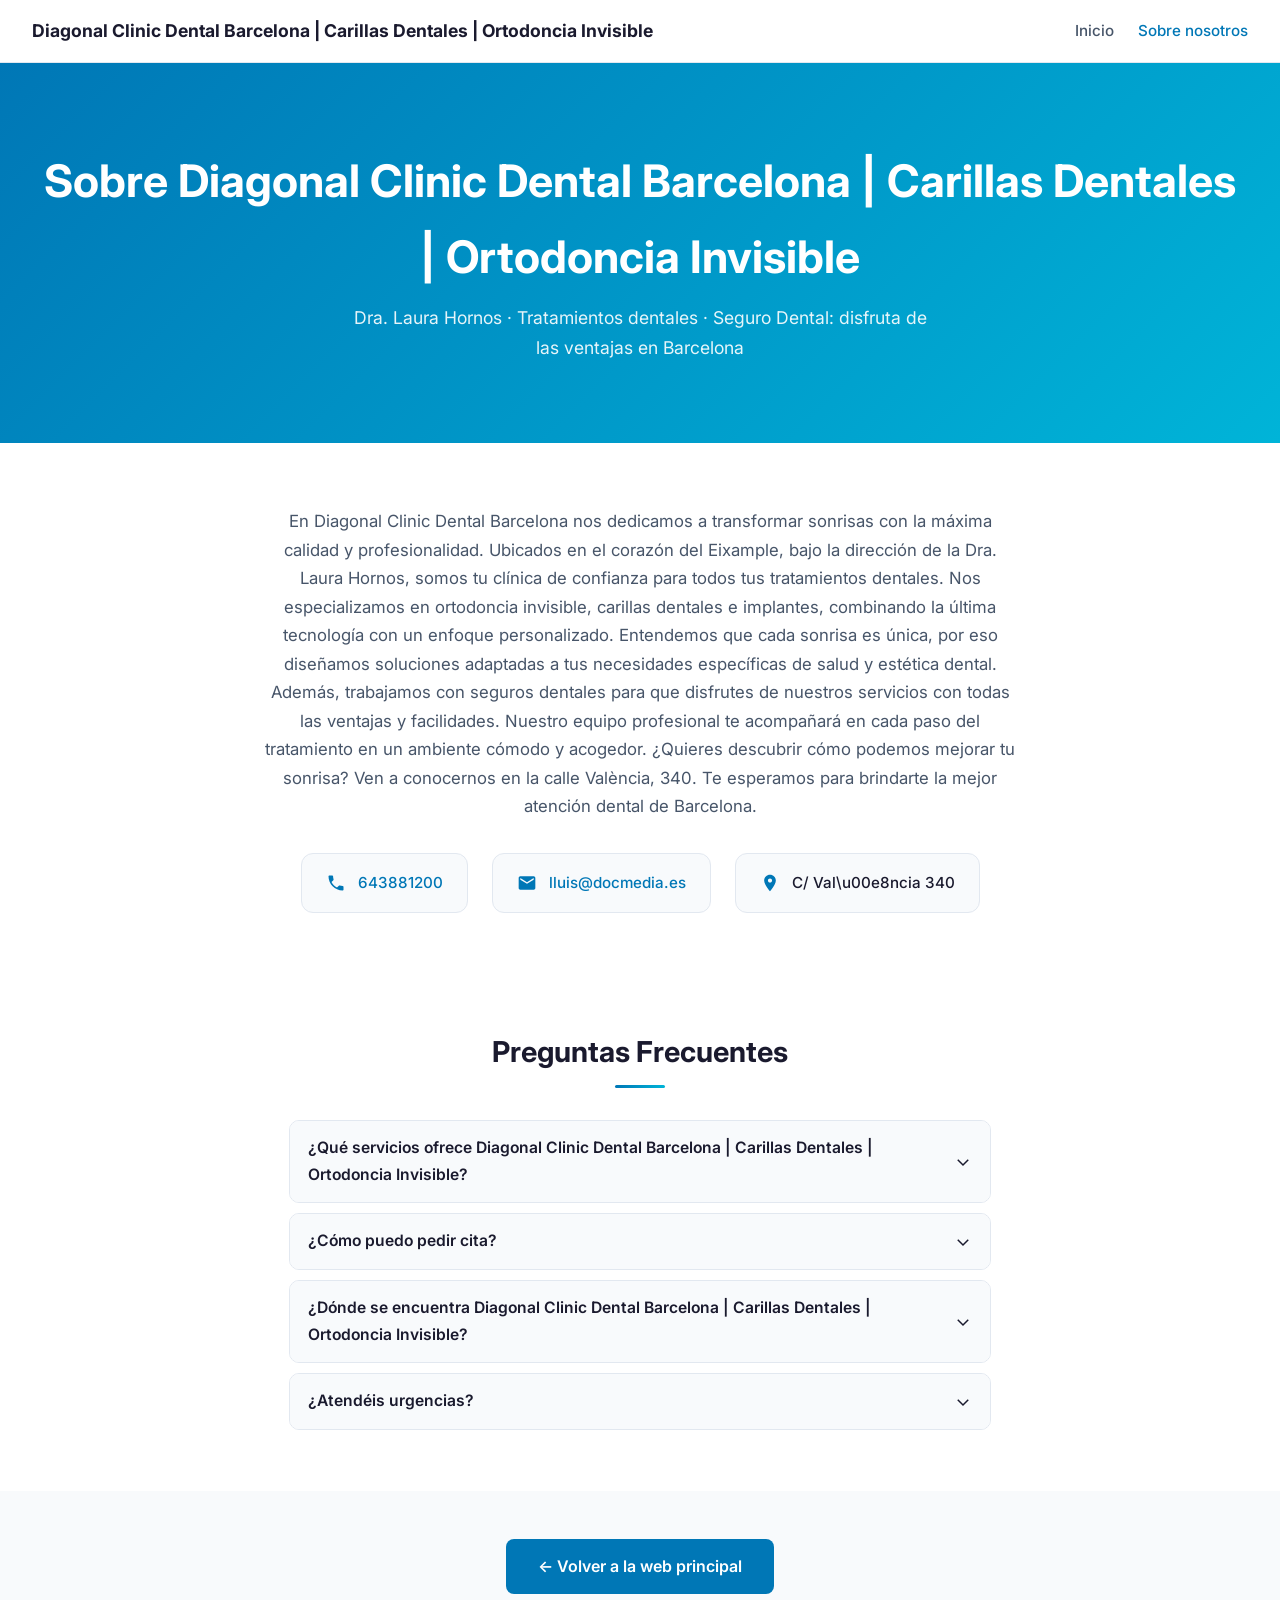
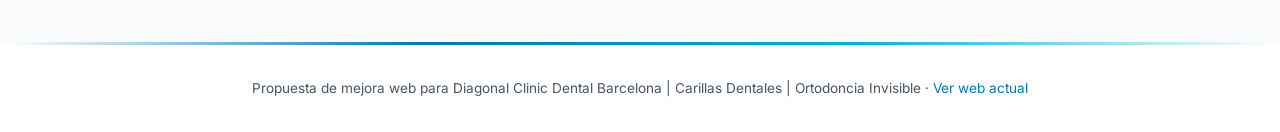
<file: nosotros.html>
<!DOCTYPE html>
<html lang="es">
<head>
<meta charset="UTF-8">
<meta name="viewport" content="width=device-width,initial-scale=1.0">
<title>Sobre Diagonal Clinic Dental Barcelona | Carillas Dentales | Ortodoncia Invisible | Barcelona</title>
<meta name="description" content="Conoce a Diagonal Clinic Dental Barcelona | Carillas Dentales | Ortodoncia Invisible en Barcelona. Dra. Laura Hornos, Tratamientos dentales.">
<meta property="og:title" content="Sobre Diagonal Clinic Dental Barcelona | Carillas Dentales | Ortodoncia Invisible">
<meta property="og:type" content="website">
<meta property="og:locale" content="es_ES">
<meta name="robots" content="noindex,nofollow">
<link rel="preconnect" href="https://fonts.bunny.net" crossorigin>
<link href="https://fonts.bunny.net/css?family=inter:400,500,600,700&display=swap" rel="stylesheet">
<style>
*{margin:0;padding:0;box-sizing:border-box}
:root{--primary:#0077B6;--accent:#00B4D8;--text:#1a1a2e;--muted:#475569;--bg:#ffffff;--surface:#f8fafc;--border:#e2e8f0}
body{font-family:'Inter',system-ui,-apple-system,sans-serif;color:var(--text);line-height:1.7;background:var(--bg);-webkit-font-smoothing:antialiased}
a{color:var(--primary);text-decoration:none}
a:hover{text-decoration:underline}

/* NAV */
.kn-nav{background:var(--bg);border-bottom:1px solid var(--border);padding:1rem 2rem;display:flex;align-items:center;justify-content:space-between;position:sticky;top:0;z-index:100;backdrop-filter:blur(12px);background:rgba(255,255,255,0.9)}
.kn-nav-brand{font-weight:700;font-size:1.1rem;color:var(--text)}
.kn-nav-links{display:flex;gap:1.5rem;font-size:0.95rem}
.kn-nav-links a{color:var(--muted);font-weight:500;transition:color 0.2s}
.kn-nav-links a:hover,.kn-nav-links a.active{color:var(--primary);text-decoration:none}

/* HERO */
.kn-hero{background:linear-gradient(135deg,var(--primary),var(--accent));color:#fff;padding:clamp(3rem,8vw,5rem) 2rem;text-align:center}
.kn-hero h1{font-size:clamp(1.8rem,4vw,2.8rem);font-weight:700;margin-bottom:0.5rem}
.kn-hero p{font-size:1.1rem;opacity:0.9;max-width:600px;margin:0 auto}

/* ABOUT */
.kn-about{max-width:800px;margin:0 auto;padding:clamp(2.5rem,5vw,4rem) 1.5rem}
.kn-about p{font-size:1.05rem;color:var(--muted);text-align:center;margin-bottom:2rem}
.kn-contact-cards{display:flex;flex-wrap:wrap;justify-content:center;gap:1.5rem;margin-top:2rem}
.kn-card{display:flex;align-items:center;gap:0.75rem;padding:1rem 1.5rem;border:1px solid var(--border);border-radius:12px;background:var(--surface);transition:border-color 0.3s,box-shadow 0.3s}
.kn-card:hover{border-color:var(--primary);box-shadow:0 4px 12px rgba(0,0,0,0.06)}
.kn-card svg{flex-shrink:0;color:var(--primary)}
.kn-card span,.kn-card a{font-size:0.95rem;font-weight:500}

/* FAQ */
.kn-faq{max-width:750px;margin:0 auto;padding:clamp(2rem,4vw,3.5rem) 1.5rem}
.kn-faq h2{text-align:center;font-size:clamp(1.4rem,3vw,1.8rem);margin-bottom:0.5rem}
.kn-faq .sub{text-align:center;display:block;width:50px;height:3px;background:linear-gradient(90deg,var(--primary),var(--accent));margin:0 auto 2rem;border-radius:2px}
details{margin-bottom:10px;border:1px solid var(--border);border-radius:10px;overflow:hidden;transition:border-color 0.3s}
details[open]{border-color:var(--primary)}
summary{padding:14px 18px;cursor:pointer;font-weight:600;font-size:0.98rem;background:var(--surface);display:flex;justify-content:space-between;align-items:center;list-style:none;transition:background 0.2s}
summary:hover{background:#f1f5f9}
summary::-webkit-details-marker{display:none}
summary::marker{display:none}
summary svg{transition:transform 0.3s;flex-shrink:0;margin-left:12px}
details[open] summary svg{transform:rotate(180deg)}
.faq-answer{padding:0 18px 14px;color:var(--muted);font-size:0.95rem}

/* CTA */
.kn-cta{text-align:center;padding:clamp(2rem,4vw,3rem) 1.5rem;background:var(--surface)}
.kn-cta a{display:inline-block;padding:14px 32px;background:var(--primary);color:#fff;border-radius:8px;font-weight:600;font-size:1rem;transition:transform 0.2s,box-shadow 0.2s;text-decoration:none}
.kn-cta a:hover{transform:translateY(-2px);box-shadow:0 6px 20px rgba(0,0,0,0.15)}

/* FOOTER */
.kn-footer{text-align:center;padding:2rem;font-size:0.85rem;color:var(--muted);border-top:3px solid;border-image:linear-gradient(90deg,transparent,var(--primary),var(--accent),transparent) 1}

@media(max-width:600px){
  .kn-nav{padding:0.75rem 1rem}
  .kn-contact-cards{flex-direction:column;align-items:stretch}
}
</style>
</head>
<body>
<nav class="kn-nav">
  <span class="kn-nav-brand">Diagonal Clinic Dental Barcelona | Carillas Dentales | Ortodoncia Invisible</span>
  <div class="kn-nav-links">
    <a href="index.html">Inicio</a>
    <a href="nosotros.html" class="active">Sobre nosotros</a>
  </div>
</nav>

<div class="kn-hero">
  <h1>Sobre Diagonal Clinic Dental Barcelona | Carillas Dentales | Ortodoncia Invisible</h1>
  <p>Dra. Laura Hornos · Tratamientos dentales · Seguro Dental: disfruta de las ventajas en Barcelona</p>
</div>

<section class="kn-about">
  <p>En Diagonal Clinic Dental Barcelona nos dedicamos a transformar sonrisas con la máxima calidad y profesionalidad. Ubicados en el corazón del Eixample, bajo la dirección de la Dra. Laura Hornos, somos tu clínica de confianza para todos tus tratamientos dentales.

Nos especializamos en ortodoncia invisible, carillas dentales e implantes, combinando la última tecnología con un enfoque personalizado. Entendemos que cada sonrisa es única, por eso diseñamos soluciones adaptadas a tus necesidades específicas de salud y estética dental.

Además, trabajamos con seguros dentales para que disfrutes de nuestros servicios con todas las ventajas y facilidades. Nuestro equipo profesional te acompañará en cada paso del tratamiento en un ambiente cómodo y acogedor.

¿Quieres descubrir cómo podemos mejorar tu sonrisa? Ven a conocernos en la calle València, 340. Te esperamos para brindarte la mejor atención dental de Barcelona.</p>
  <div class="kn-contact-cards">
    <div class="kn-card"><svg width="20" height="20" fill="currentColor" viewBox="0 0 24 24"><path d="M6.62 10.79c1.44 2.83 3.76 5.14 6.59 6.59l2.2-2.2c.27-.27.67-.36 1.02-.24 1.12.37 2.33.57 3.57.57.55 0 1 .45 1 1V20c0 .55-.45 1-1 1-9.39 0-17-7.61-17-17 0-.55.45-1 1-1h3.5c.55 0 1 .45 1 1 0 1.25.2 2.45.57 3.57.11.35.03.74-.25 1.02l-2.2 2.2z"/></svg><a href="tel:643881200">643881200</a></div>
    <div class="kn-card"><svg width="20" height="20" fill="currentColor" viewBox="0 0 24 24"><path d="M20 4H4c-1.1 0-1.99.9-1.99 2L2 18c0 1.1.9 2 2 2h16c1.1 0 2-.9 2-2V6c0-1.1-.9-2-2-2zm0 4l-8 5-8-5V6l8 5 8-5v2z"/></svg><a href="mailto:lluis@docmedia.es">lluis@docmedia.es</a></div>
    <div class="kn-card"><svg width="20" height="20" fill="currentColor" viewBox="0 0 24 24"><path d="M12 2C8.13 2 5 5.13 5 9c0 5.25 7 13 7 13s7-7.75 7-13c0-3.87-3.13-7-7-7zm0 9.5c-1.38 0-2.5-1.12-2.5-2.5s1.12-2.5 2.5-2.5 2.5 1.12 2.5 2.5-1.12 2.5-2.5 2.5z"/></svg><span>C/ Val\u00e8ncia 340</span></div>
  </div>
</section>

<section class="kn-faq">
  <h2>Preguntas Frecuentes</h2>
  <span class="sub"></span>
  
      <details>
        <summary>¿Qué servicios ofrece Diagonal Clinic Dental Barcelona | Carillas Dentales | Ortodoncia Invisible?<svg width="18" height="18" fill="none" stroke="currentColor" stroke-width="2" viewBox="0 0 24 24"><path d="M19 9l-7 7-7-7"/></svg></summary>
        <div class="faq-answer">Diagonal Clinic Dental Barcelona | Carillas Dentales | Ortodoncia Invisible ofrece una amplia gama de servicios de salud en Barcelona, incluyendo dra. laura hornos, tratamientos dentales, seguro dental: disfruta de las ventajas. Nuestro equipo proporciona atención personalizada y de calidad.</div>
      </details>
      <details>
        <summary>¿Cómo puedo pedir cita?<svg width="18" height="18" fill="none" stroke="currentColor" stroke-width="2" viewBox="0 0 24 24"><path d="M19 9l-7 7-7-7"/></svg></summary>
        <div class="faq-answer">Puedes pedir cita en Diagonal Clinic Dental Barcelona | Carillas Dentales | Ortodoncia Invisible llamando al 643881200 o en lluis@docmedia.es. Visita nuestra web para más información.</div>
      </details>
      <details>
        <summary>¿Dónde se encuentra Diagonal Clinic Dental Barcelona | Carillas Dentales | Ortodoncia Invisible?<svg width="18" height="18" fill="none" stroke="currentColor" stroke-width="2" viewBox="0 0 24 24"><path d="M19 9l-7 7-7-7"/></svg></summary>
        <div class="faq-answer">Diagonal Clinic Dental Barcelona | Carillas Dentales | Ortodoncia Invisible está en C/ Val\u00e8ncia 340, Barcelona. Ofrecemos un entorno profesional y acogedor.</div>
      </details>
      <details>
        <summary>¿Atendéis urgencias?<svg width="18" height="18" fill="none" stroke="currentColor" stroke-width="2" viewBox="0 0 24 24"><path d="M19 9l-7 7-7-7"/></svg></summary>
        <div class="faq-answer">Para urgencias y disponibilidad, contacta directamente con Diagonal Clinic Dental Barcelona | Carillas Dentales | Ortodoncia Invisible llamando al 643881200.</div>
      </details>
</section>

<div class="kn-cta">
  <a href="index.html">← Volver a la web principal</a>
</div>

<footer class="kn-footer">
  <p>Propuesta de mejora web para Diagonal Clinic Dental Barcelona | Carillas Dentales | Ortodoncia Invisible · <a href="https://diagonalclinicdental.com" target="_blank" rel="noopener">Ver web actual</a></p>
</footer>
</body>
</html>
</file>
